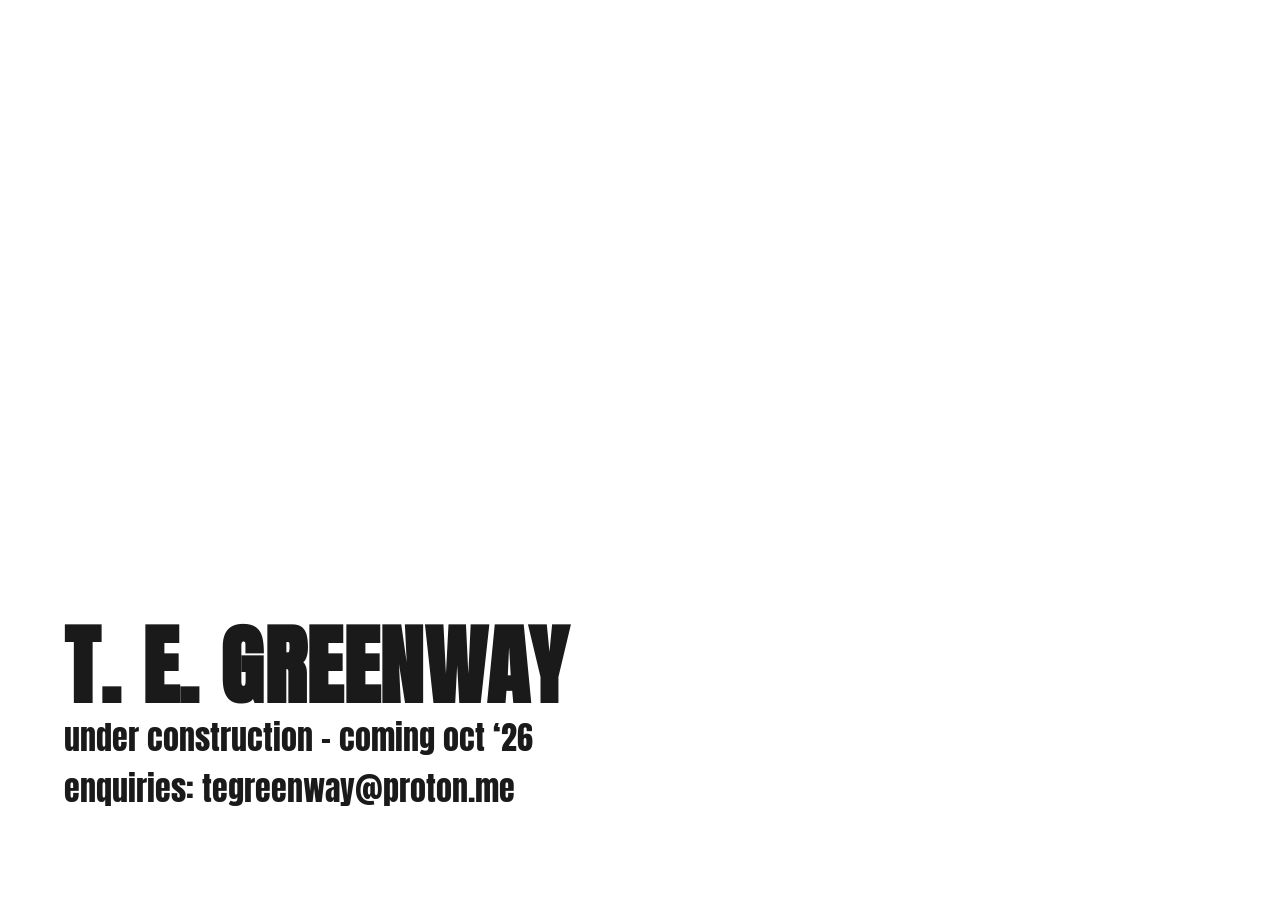
<file: index.html>
<!DOCTYPE html>
<html lang="en">
<head>
<meta charset="UTF-8">
<meta name="viewport" content="width=device-width, initial-scale=1.0">
<title>T. E. Greenway</title>
<link rel="preconnect" href="https://fonts.googleapis.com">
<link rel="preconnect" href="https://fonts.gstatic.com" crossorigin>
<link href="https://fonts.googleapis.com/css2?family=Anton&display=swap" rel="stylesheet">
<style>
  * { margin: 0; padding: 0; box-sizing: border-box; }

  body {
    background: #ffffff;
    color: #1a1a1a;
    font-family: 'Anton', Impact, 'Arial Narrow Bold', sans-serif;
    min-height: 100vh;
    display: flex;
    align-items: flex-end;
    padding: 5vw 5vw 10vh 5vw;
  }

  .content {
    max-width: 900px;
  }

  h1 {
    font-size: clamp(2.5rem, 8vw, 5.5rem);
    line-height: 0.95;
    letter-spacing: 0.5px;
    text-transform: uppercase;
  }

  p {
    font-size: clamp(1.1rem, 3vw, 2rem);
    line-height: 1.3;
    text-transform: lowercase;
    margin-top: 0.6rem;
  }

  a {
    color: inherit;
    text-decoration: none;
  }

  a:hover {
    text-decoration: underline;
  }
</style>
</head>
<body>
  <div class="content">
    <h1>T. E. Greenway</h1>
    <p>under construction &ndash; coming oct &lsquo;26</p>
    <p>enquiries: <a href="mailto:tegreenway@proton.me">tegreenway@proton.me</a></p>
  </div>
</body>
</html>
</file>
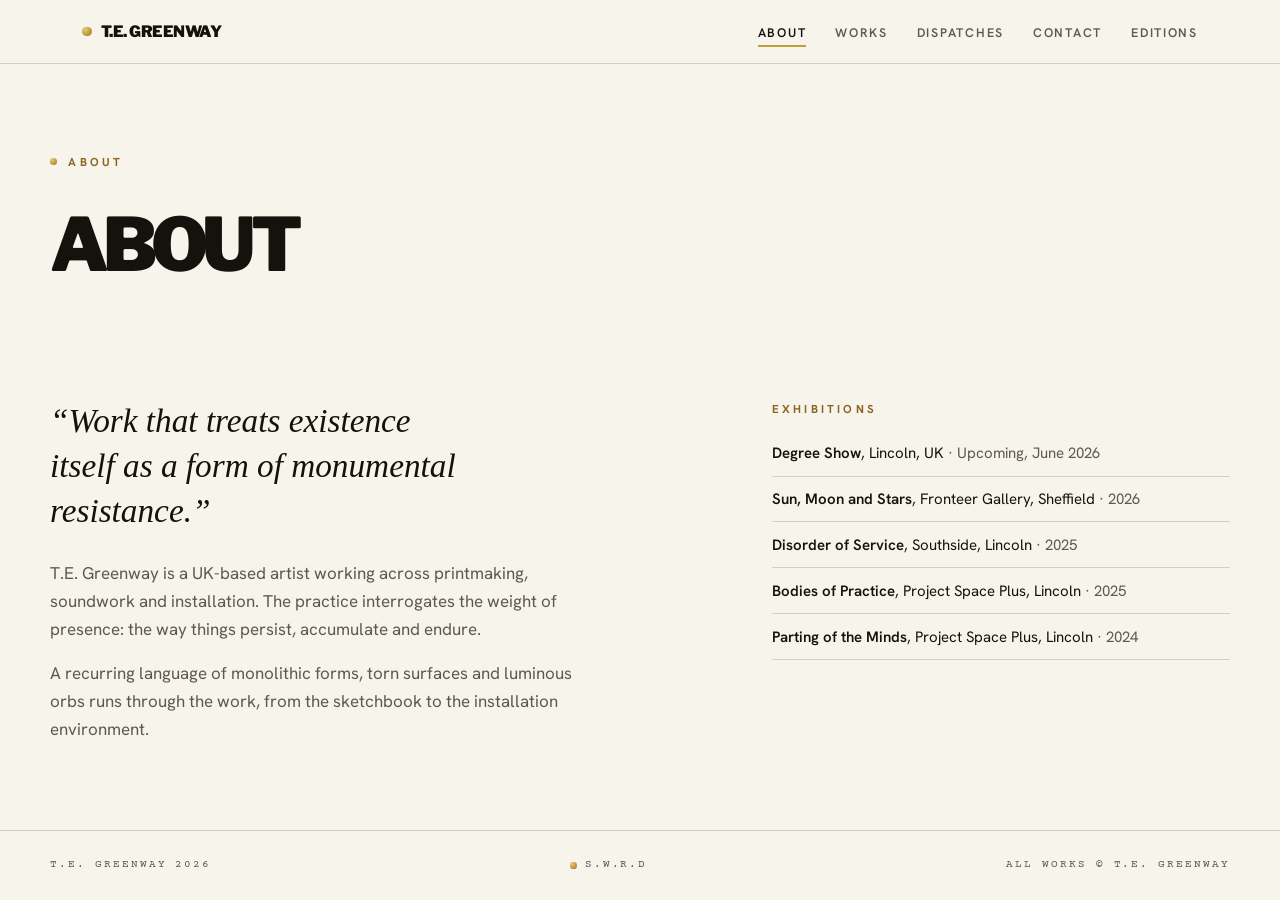
<file: about.html>
<!DOCTYPE html>
<html lang="en">
<head>
<meta charset="UTF-8">
<meta name="viewport" content="width=device-width, initial-scale=1.0">
<title>About · T.E. Greenway</title>
<meta name="description" content="About T.E. Greenway, artist working across print, sound and installation. Based in Lincoln, UK.">
<link rel="icon" type="image/svg+xml" href="favicon.svg">
<link rel="preconnect" href="https://fonts.googleapis.com">
<link rel="preconnect" href="https://fonts.gstatic.com" crossorigin>
<link href="https://fonts.googleapis.com/css2?family=IM+Fell+English:ital@0;1&family=Libre+Franklin:wght@900&family=Hanken+Grotesk:wght@400;600;700&family=Courier+Prime&display=swap" rel="stylesheet">
<link rel="stylesheet" href="styles.css">
</head>
<body>

<a class="skip-link" href="#main">Skip to content</a>

<header class="site-head">
  <div class="nav-inner">
    <a href="index.html" class="logo"><span class="orb" aria-hidden="true"></span>T.E. Greenway</a>
    <nav aria-label="Main">
      <ul>
        <li><a href="about.html" aria-current="page">About</a></li>
        <li><a href="works.html">Works</a></li>
        <li><a href="dispatches.html">Dispatches</a></li>
        <li><a href="contact.html">Contact</a></li>
        <li><a href="https://tegreenway.sumupstore.com" target="_blank" rel="noopener">Editions</a></li>
      </ul>
    </nav>
  </div>
</header>

<main id="main">

<div class="page-head">
  <div class="inner">
    <p class="section-label"><span class="orb" aria-hidden="true"></span>About</p>
    <h1 class="page-title">About</h1>
  </div>
</div>

<section>
  <div class="inner about-grid">
    <div>
      <p class="about-statement">&ldquo;Work that treats existence itself as a form of monumental resistance.&rdquo;</p>
      <div class="about-body">
        <p>T.E. Greenway is a UK-based artist working across printmaking, soundwork and installation. The practice interrogates the weight of presence: the way things persist, accumulate and endure.</p>
        <p>A recurring language of monolithic forms, torn surfaces and luminous orbs runs through the work, from the sketchbook to the installation environment.</p>
      </div>
    </div>
    <div class="exhibitions">
      <h2>Exhibitions</h2>
      <!-- =====================================================
           EDIT EXHIBITIONS HERE
           Copy a <li> line, newest at the top.
      ====================================================== -->
      <ul>
        <li><strong>Degree Show</strong>, Lincoln, UK <span>· Upcoming, June 2026</span></li>
        <li><strong>Sun, Moon and Stars</strong>, Fronteer Gallery, Sheffield <span>· 2026</span></li>
        <li><strong>Disorder of Service</strong>, Southside, Lincoln <span>· 2025</span></li>
        <li><strong>Bodies of Practice</strong>, Project Space Plus, Lincoln <span>· 2025</span></li>
        <li><strong>Parting of the Minds</strong>, Project Space Plus, Lincoln <span>· 2024</span></li>
      </ul>
    </div>
  </div>
</section>

</main>

<footer>
  <div class="footer-inner">
    <p>T.E. Greenway 2026</p>
    <p class="footer-mark"><span class="orb" aria-hidden="true"></span>S.W.R.D</p>
    <p>All works © T.E. Greenway</p>
  </div>
</footer>

</body>
</html>
</file>
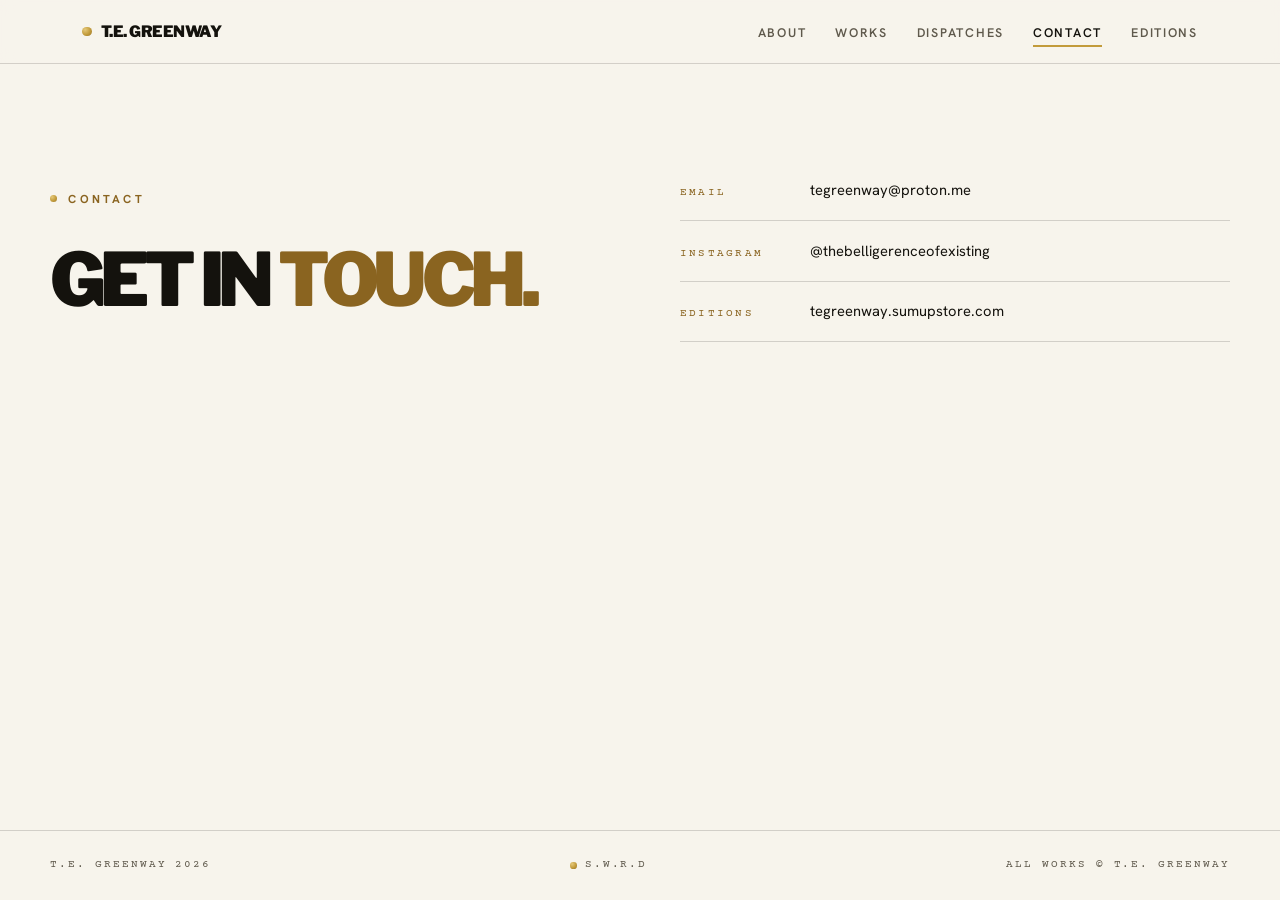
<file: contact.html>
<!DOCTYPE html>
<html lang="en">
<head>
<meta charset="UTF-8">
<meta name="viewport" content="width=device-width, initial-scale=1.0">
<title>Contact · T.E. Greenway</title>
<meta name="description" content="Contact T.E. Greenway. Email, Instagram and editions.">
<link rel="icon" type="image/svg+xml" href="favicon.svg">
<link rel="preconnect" href="https://fonts.googleapis.com">
<link rel="preconnect" href="https://fonts.gstatic.com" crossorigin>
<link href="https://fonts.googleapis.com/css2?family=IM+Fell+English:ital@0;1&family=Libre+Franklin:wght@900&family=Hanken+Grotesk:wght@400;600;700&family=Courier+Prime&display=swap" rel="stylesheet">
<link rel="stylesheet" href="styles.css">
</head>
<body>

<a class="skip-link" href="#main">Skip to content</a>

<header class="site-head">
  <div class="nav-inner">
    <a href="index.html" class="logo"><span class="orb" aria-hidden="true"></span>T.E. Greenway</a>
    <nav aria-label="Main">
      <ul>
        <li><a href="about.html">About</a></li>
        <li><a href="works.html">Works</a></li>
        <li><a href="dispatches.html">Dispatches</a></li>
        <li><a href="contact.html" aria-current="page">Contact</a></li>
        <li><a href="https://tegreenway.sumupstore.com" target="_blank" rel="noopener">Editions</a></li>
      </ul>
    </nav>
  </div>
</header>

<main id="main">

<section id="contact-page" style="padding-top:6rem">
  <div class="inner">
    <div>
      <p class="section-label"><span class="orb" aria-hidden="true"></span>Contact</p>
      <h1 class="contact-heading">Get in <em>touch.</em></h1>
    </div>
    <div class="contact-links">
      <a href="mailto:tegreenway@proton.me" class="contact-link"><span class="label">Email</span><span>tegreenway@proton.me</span></a>
      <a href="https://instagram.com/thebelligerenceofexisting" class="contact-link" target="_blank" rel="noopener"><span class="label">Instagram</span><span>@thebelligerenceofexisting</span></a>
      <a href="https://tegreenway.sumupstore.com" class="contact-link" target="_blank" rel="noopener"><span class="label">Editions</span><span>tegreenway.sumupstore.com</span></a>
    </div>
  </div>
</section>

</main>

<footer>
  <div class="footer-inner">
    <p>T.E. Greenway 2026</p>
    <p class="footer-mark"><span class="orb" aria-hidden="true"></span>S.W.R.D</p>
    <p>All works © T.E. Greenway</p>
  </div>
</footer>

</body>
</html>
</file>
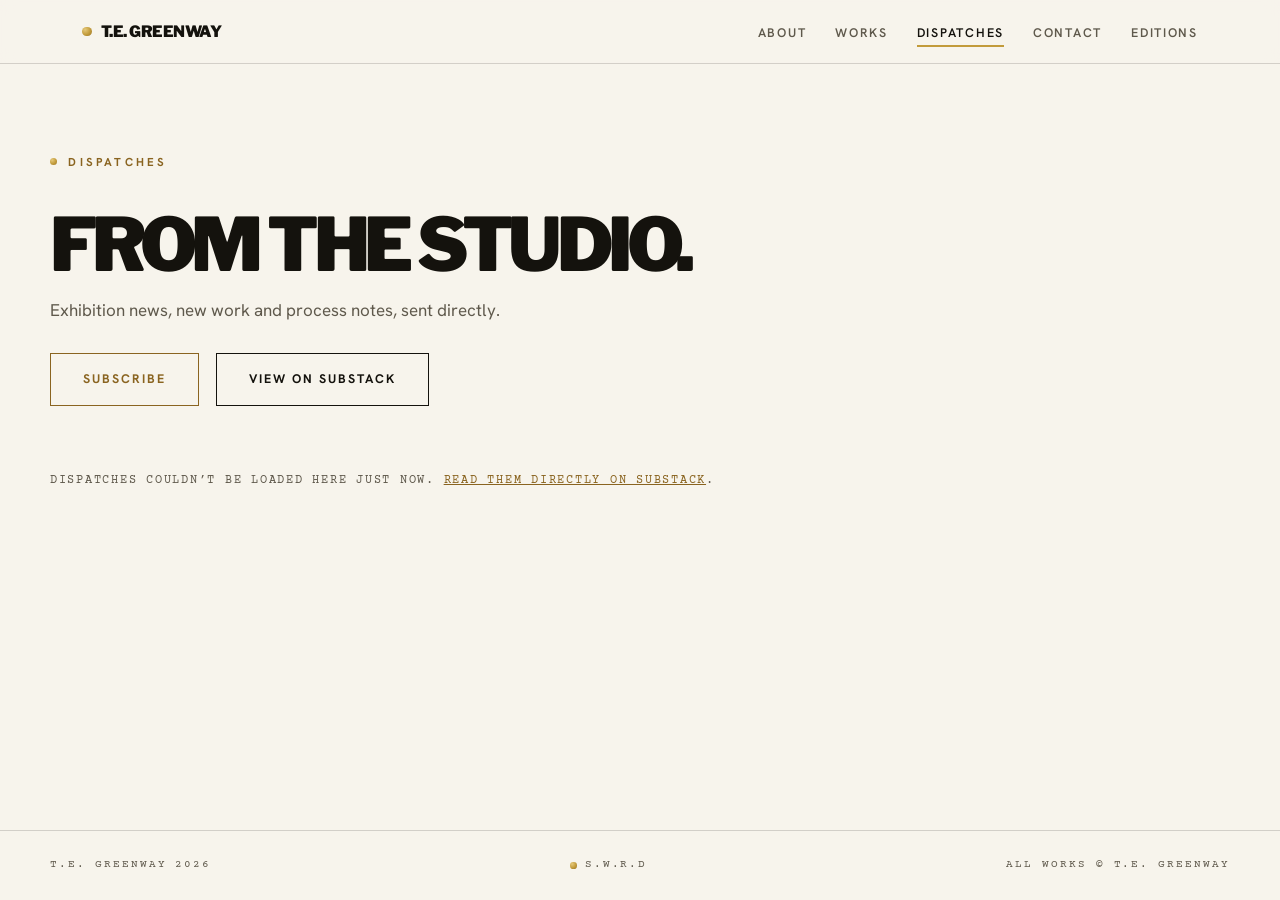
<file: dispatches.html>
<!DOCTYPE html>
<html lang="en">
<head>
<meta charset="UTF-8">
<meta name="viewport" content="width=device-width, initial-scale=1.0">
<title>Dispatches · T.E. Greenway</title>
<meta name="description" content="Dispatches from the studio of T.E. Greenway. Exhibition news, new work and process notes.">
<link rel="icon" type="image/svg+xml" href="favicon.svg">
<link rel="preconnect" href="https://fonts.googleapis.com">
<link rel="preconnect" href="https://fonts.gstatic.com" crossorigin>
<link href="https://fonts.googleapis.com/css2?family=IM+Fell+English:ital@0;1&family=Libre+Franklin:wght@900&family=Hanken+Grotesk:wght@400;600;700&family=Courier+Prime&display=swap" rel="stylesheet">
<link rel="stylesheet" href="styles.css">
</head>
<body>

<a class="skip-link" href="#main">Skip to content</a>

<header class="site-head">
  <div class="nav-inner">
    <a href="index.html" class="logo"><span class="orb" aria-hidden="true"></span>T.E. Greenway</a>
    <nav aria-label="Main">
      <ul>
        <li><a href="about.html">About</a></li>
        <li><a href="works.html">Works</a></li>
        <li><a href="dispatches.html" aria-current="page">Dispatches</a></li>
        <li><a href="contact.html">Contact</a></li>
        <li><a href="https://tegreenway.sumupstore.com" target="_blank" rel="noopener">Editions</a></li>
      </ul>
    </nav>
  </div>
</header>

<main id="main">

<div class="page-head">
  <div class="inner">
    <p class="section-label"><span class="orb" aria-hidden="true"></span>Dispatches</p>
    <h1 class="page-title">From the studio.</h1>
    <p class="page-intro">Exhibition news, new work and process notes, sent directly.</p>
    <p class="page-actions">
      <a href="https://tegreenway.substack.com/subscribe" class="btn gold" target="_blank" rel="noopener">Subscribe</a>
      <a href="https://tegreenway.substack.com" class="btn" target="_blank" rel="noopener">View on Substack</a>
    </p>
  </div>
</div>

<section id="posts">
  <div class="inner">
    <p class="posts-status" id="posts-status">Loading latest dispatches…</p>
    <ul class="post-list" id="post-list"></ul>
  </div>
</section>

</main>

<footer>
  <div class="footer-inner">
    <p>T.E. Greenway 2026</p>
    <p class="footer-mark"><span class="orb" aria-hidden="true"></span>S.W.R.D</p>
    <p>All works © T.E. Greenway</p>
  </div>
</footer>

<script>
  // =====================================================
  // Pulls the latest posts from Substack's RSS feed.
  // Tries two independent routes; if both fail, shows a
  // direct Substack link. If the feed is simply empty,
  // says so with a subscribe prompt. Never breaks.
  // To change the feed, edit SUBSTACK_URL below.
  // =====================================================
  const SUBSTACK_URL = 'https://tegreenway.substack.com';
  const FEED_URL = SUBSTACK_URL + '/feed';
  const MAX_POSTS = 8;

  const statusEl = document.getElementById('posts-status');
  const listEl = document.getElementById('post-list');

  function stripHtml(html) {
    const tmp = document.createElement('div');
    tmp.innerHTML = html;
    return (tmp.textContent || '').trim();
  }

  function snippet(text, len) {
    if (text.length <= len) return text;
    return text.slice(0, len).replace(/\s+\S*$/, '') + '…';
  }

  function formatDate(str) {
    const d = new Date(str);
    if (isNaN(d)) return '';
    return d.toLocaleDateString('en-GB', { day: 'numeric', month: 'short', year: 'numeric' });
  }

  function showUnreachable() {
    statusEl.innerHTML = 'Dispatches couldn\u2019t be loaded here just now. ' +
      '<a href="' + SUBSTACK_URL + '" target="_blank" rel="noopener" style="color:var(--gold-deep)">Read them directly on Substack</a>.';
  }

  function showEmpty() {
    statusEl.textContent = 'No dispatches yet. Subscribe above to receive the first one.';
  }

  function renderPosts(items) {
    if (!items.length) { showEmpty(); return; }
    statusEl.remove();
    items.slice(0, MAX_POSTS).forEach(item => {
      const li = document.createElement('li');
      li.className = 'post';

      const date = document.createElement('span');
      date.className = 'post-date';
      date.textContent = formatDate(item.pubDate || '');

      const body = document.createElement('div');

      const titleLink = document.createElement('a');
      titleLink.className = 'post-title-link';
      titleLink.href = item.link;
      titleLink.target = '_blank';
      titleLink.rel = 'noopener';
      titleLink.textContent = item.title;

      const p = document.createElement('p');
      p.className = 'post-snippet';
      p.textContent = snippet(stripHtml(item.description || ''), 200);

      const read = document.createElement('a');
      read.className = 'post-read';
      read.href = item.link;
      read.target = '_blank';
      read.rel = 'noopener';
      read.textContent = 'Read dispatch';

      body.appendChild(titleLink);
      body.appendChild(p);
      body.appendChild(read);
      li.appendChild(date);
      li.appendChild(body);
      listEl.appendChild(li);
    });
  }

  // Route 1: rss2json (returns parsed JSON)
  function viaRss2json() {
    return fetch('https://api.rss2json.com/v1/api.json?rss_url=' + encodeURIComponent(FEED_URL))
      .then(r => { if (!r.ok) throw new Error(); return r.json(); })
      .then(data => {
        if (data.status !== 'ok' || !Array.isArray(data.items)) throw new Error();
        return data.items.map(i => ({ title: i.title, link: i.link, pubDate: i.pubDate, description: i.description || i.content || '' }));
      });
  }

  // Route 2: allorigins proxy (returns raw XML, parsed here)
  function viaAllOrigins() {
    return fetch('https://api.allorigins.win/raw?url=' + encodeURIComponent(FEED_URL))
      .then(r => { if (!r.ok) throw new Error(); return r.text(); })
      .then(xml => {
        const doc = new DOMParser().parseFromString(xml, 'text/xml');
        if (doc.querySelector('parsererror')) throw new Error();
        return Array.from(doc.querySelectorAll('item')).map(item => ({
          title: item.querySelector('title')?.textContent || 'Untitled',
          link: item.querySelector('link')?.textContent || SUBSTACK_URL,
          pubDate: item.querySelector('pubDate')?.textContent || '',
          description: item.querySelector('description')?.textContent || ''
        }));
      });
  }

  viaRss2json()
    .catch(viaAllOrigins)
    .then(renderPosts)
    .catch(showUnreachable);
</script>

</body>
</html>
</file>
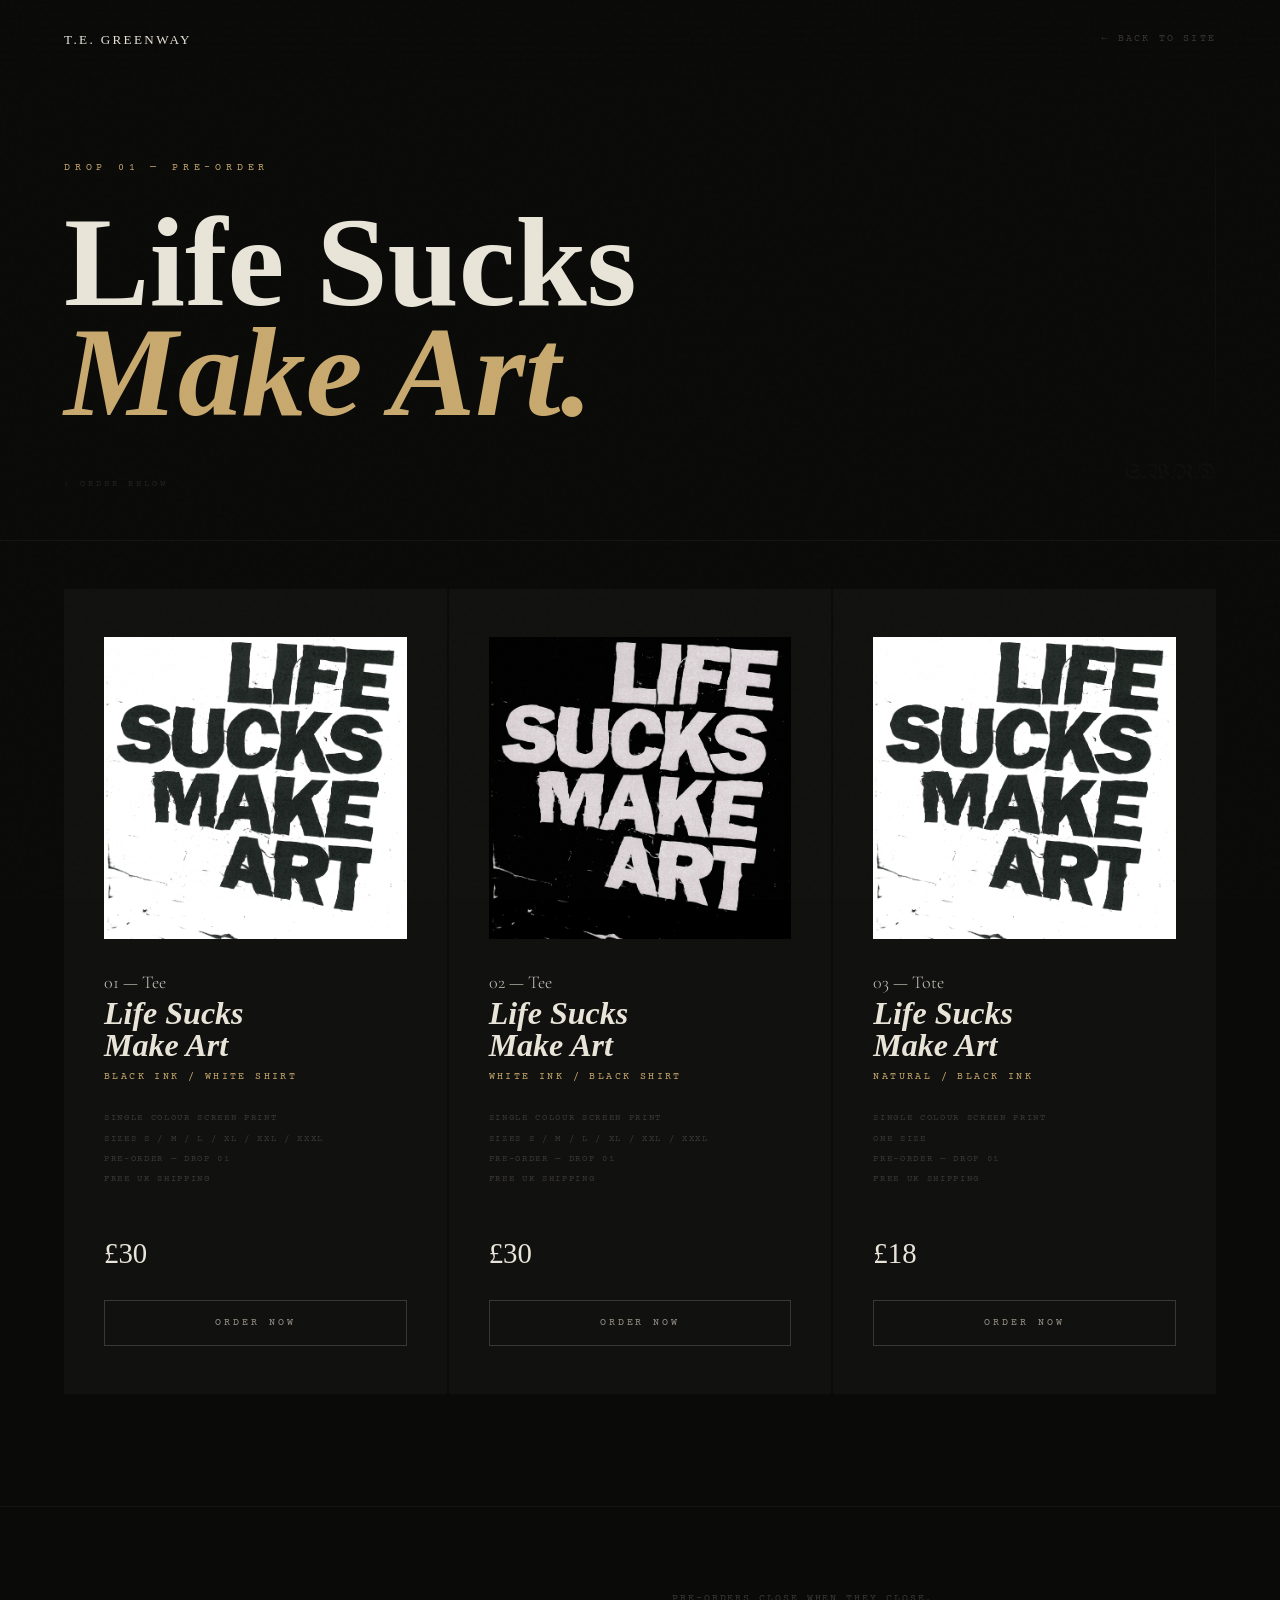
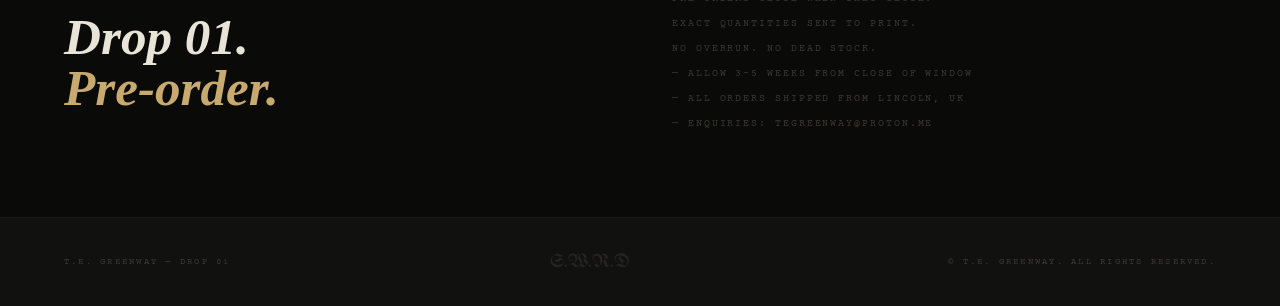
<file: drop1.html>
<!DOCTYPE html>
<html lang="en">
<head>
<meta charset="UTF-8">
<meta name="viewport" content="width=device-width, initial-scale=1.0">
<title>DROP 1 — T.E. GREENWAY</title>
<link rel="icon" type="image/svg+xml" href="favicon.svg">
<link rel="icon" type="image/x-icon" href="favicon.ico">
<link rel="preconnect" href="https://fonts.googleapis.com">
<link href="https://fonts.googleapis.com/css2?family=IM+Fell+English:ital@0;1&family=Cormorant+Garamond:ital,wght@0,300;0,400;1,300&family=Courier+Prime&family=UnifrakturMaguntia&display=swap" rel="stylesheet">
<meta name="description" content="DROP 1 — Life Sucks Make Art. Limited pre-order. Shirts & totes by T.E. Greenway.">
<meta property="og:title" content="DROP 1 — T.E. Greenway">
<meta property="og:description" content="Life Sucks Make Art. Limited pre-order — shirts & totes. Will we reprint? Who knows.">
<meta property="og:url" content="https://tgrnwy.github.io/grnwysite/drop1.html">
<meta property="og:type" content="website">
<style>
  *, *::before, *::after { margin: 0; padding: 0; box-sizing: border-box; }
  :root {
    --black: #0a0a08; --off-black: #111110; --dark: #1a1a17;
    --warm-grey: #3a3832; --mid: #9a9488; --light: #c8c4b8;
    --cream: #e8e4d8; --accent: #c8a96e; --white: #f2ede4;
  }
  html { scroll-behavior: smooth; }
  body { background: var(--black); color: var(--light); font-family: 'Cormorant Garamond', Georgia, serif; font-weight: 300; font-size: 18px; line-height: 1.6; cursor: crosshair; overflow-x: hidden; }
  body::before { content: ''; position: fixed; inset: 0; background-image: url("data:image/svg+xml,%3Csvg viewBox='0 0 256 256' xmlns='http://www.w3.org/2000/svg'%3E%3Cfilter id='noise'%3E%3CfeTurbulence type='fractalNoise' baseFrequency='0.9' numOctaves='4' stitchTiles='stitch'/%3E%3C/filter%3E%3Crect width='100%25' height='100%25' filter='url(%23noise)' opacity='0.04'/%3E%3C/svg%3E"); pointer-events: none; z-index: 999; opacity: 0.4; }

  /* NAV */
  nav { position: fixed; top: 0; left: 0; right: 0; z-index: 100; padding: 1.8rem 4rem; display: flex; justify-content: space-between; align-items: center; background: linear-gradient(to bottom, rgba(10,10,8,0.95), transparent); }
  nav .logo { font-family: 'IM Fell English', serif; font-size: 0.82rem; letter-spacing: 0.18em; color: var(--cream); text-decoration: none; text-transform: uppercase; }
  nav .back { font-family: 'Courier Prime', monospace; font-size: 0.62rem; letter-spacing: 0.22em; text-transform: uppercase; color: var(--warm-grey); text-decoration: none; transition: color 0.3s; }
  nav .back:hover { color: var(--mid); }

  /* HERO */
  #hero { min-height: 60vh; display: flex; flex-direction: column; justify-content: center; padding: 10rem 4rem 4rem; position: relative; border-bottom: 1px solid rgba(255,255,255,0.04); }
  .drop-label { font-family: 'Courier Prime', monospace; font-size: 0.6rem; letter-spacing: 0.5em; text-transform: uppercase; color: var(--accent); margin-bottom: 2rem; }
  .hero-title { font-family: 'IM Fell English', serif; font-size: clamp(3rem, 10vw, 9rem); line-height: 0.86; color: var(--cream); margin-bottom: 3rem; }
  .hero-title em { display: block; color: var(--accent); font-style: italic; }
  .hero-sub { font-family: 'Courier Prime', monospace; font-size: 0.64rem; letter-spacing: 0.28em; text-transform: uppercase; color: var(--mid); line-height: 2.6; max-width: 40ch; }
  .hero-rule { position: absolute; right: 4rem; top: 20%; bottom: 20%; width: 1px; background: linear-gradient(to bottom, transparent, var(--warm-grey) 30%, var(--warm-grey) 70%, transparent); opacity: 0.15; }
  .swrd { font-family: 'UnifrakturMaguntia', cursive; font-size: 1.4rem; color: var(--warm-grey); opacity: 0.1; position: absolute; bottom: 3rem; right: 4rem; pointer-events: none; user-select: none; }
  .scroll-hint { position: absolute; bottom: 3rem; left: 4rem; font-family: 'Courier Prime', monospace; font-size: 0.54rem; letter-spacing: 0.35em; text-transform: uppercase; color: var(--warm-grey); opacity: 0.5; }

  /* PRODUCTS */
  #products { padding: 3rem 4rem 7rem; }
  .section-label { font-family: 'Courier Prime', monospace; font-size: 0.6rem; letter-spacing: 0.38em; text-transform: uppercase; color: var(--warm-grey); display: flex; align-items: center; gap: 1.5rem; margin-bottom: 4rem; }
  .section-label::after { content: ''; width: 3rem; height: 1px; background: var(--warm-grey); opacity: 0.4; }

  .product-grid { display: grid; grid-template-columns: repeat(3, 1fr); gap: 2px; }

  .product-item { background: var(--off-black); padding: 3rem 2.5rem; display: flex; flex-direction: column; position: relative; transition: background 0.3s; }
  .product-item:hover { background: var(--dark); }
  .product-img { width: 100%; aspect-ratio: 1/1; overflow: hidden; margin-bottom: 1.8rem; }
  .product-img img { width: 100%; height: 100%; object-fit: cover; display: block; pointer-events: none; user-select: none; -webkit-user-drag: none; transition: transform 0.8s cubic-bezier(0.25, 0.46, 0.45, 0.94); }
  .product-item:hover .product-img img { transform: scale(1.03); }
  .product-name { font-family: 'IM Fell English', serif; font-size: 2rem; line-height: 1; color: var(--cream); font-style: italic; margin-bottom: 0.5rem; }
  .product-variant { font-family: 'Courier Prime', monospace; font-size: 0.6rem; letter-spacing: 0.25em; text-transform: uppercase; color: var(--accent); margin-bottom: 1.5rem; }
  .product-detail { font-family: 'Courier Prime', monospace; font-size: 0.58rem; letter-spacing: 0.18em; text-transform: uppercase; color: var(--warm-grey); line-height: 2.2; margin-bottom: auto; padding-bottom: 2.5rem; }
  .product-price { font-family: 'IM Fell English', serif; font-size: 1.8rem; color: var(--cream); margin-bottom: 1.5rem; }
  .product-btn { font-family: 'Courier Prime', monospace; font-size: 0.62rem; letter-spacing: 0.3em; text-transform: uppercase; color: var(--mid); background: transparent; border: 1px solid var(--warm-grey); padding: 0.9rem 1.5rem; text-decoration: none; transition: all 0.3s; display: inline-block; text-align: center; }
  .product-btn:hover { background: var(--warm-grey); color: var(--cream); }

  /* NOTE */
  #note { padding: 5rem 4rem; border-top: 1px solid rgba(255,255,255,0.04); display: grid; grid-template-columns: 1fr 1fr; gap: 4rem; align-items: center; }
  .note-heading { font-family: 'IM Fell English', serif; font-size: clamp(2rem, 4vw, 3.5rem); line-height: 1; color: var(--cream); font-style: italic; }
  .note-heading em { color: var(--accent); }
  .note-text { font-family: 'Courier Prime', monospace; font-size: 0.6rem; letter-spacing: 0.2em; text-transform: uppercase; color: var(--warm-grey); line-height: 2.6; }

  /* FOOTER */
  footer { padding: 1.8rem 4rem; background: var(--off-black); display: flex; justify-content: space-between; align-items: center; border-top: 1px solid rgba(255,255,255,0.04); }
  footer p { font-family: 'Courier Prime', monospace; font-size: 0.56rem; letter-spacing: 0.25em; text-transform: uppercase; color: var(--warm-grey); }
  .footer-swrd { font-family: 'UnifrakturMaguntia', cursive; font-size: 1.2rem; color: var(--warm-grey); opacity: 0.5; }

  /* MOBILE */
  @media (max-width: 900px) {
    .product-grid { grid-template-columns: 1fr; gap: 2px; }
    #note { grid-template-columns: 1fr; gap: 2rem; }
  }
  @media (max-width: 768px) {
    nav { padding: 1.4rem 1.8rem; }
    #hero { padding: 8rem 1.8rem 5rem; }
    .hero-rule { display: none; }
    #products { padding: 4rem 1.8rem; }
    .product-item { padding: 2rem 1.5rem; }
    #note { padding: 3rem 1.8rem; }
    footer { flex-direction: column; gap: 0.8rem; text-align: center; padding: 1.8rem; }
    .scroll-hint { left: 1.8rem; }
    .swrd { right: 1.8rem; }
  }
</style>
</head>
<body>

<nav>
  <a href="index.html" class="logo">T.E. Greenway</a>
  <a href="index.html" class="back">← Back to site</a>
</nav>

<section id="hero">
  <div class="hero-rule"></div>
  <p class="drop-label">Drop 01 — Pre-order</p>
  <h1 class="hero-title">
    Life Sucks<br>
    <em>Make Art.</em>
  </h1>
  <p class="scroll-hint">↓ Order below</p>
  <div class="swrd">S.W.R.D</div>
</section>

<section id="products">
  <div class="product-grid">

    <div class="product-item">
      <div class="product-img"><img src="LSMA_WEB_SQUARE_copy.jpg" alt="Life Sucks Make Art — Black Ink / White Shirt"></div>
      <p class="product-number">01 — Tee</p>
      <h2 class="product-name">Life Sucks<br>Make Art</h2>
      <p class="product-variant">Black Ink / White Shirt</p>
      <p class="product-detail">
        Single colour screen print<br>
        Sizes S / M / L / XL / XXL / XXXL<br>
        Pre-order — DROP 01<br>
        Free UK shipping
      </p>
      <p class="product-price">£30</p>
      <a href="https://tegreenway.sumupstore.com/product/life-sucks-make-art-black-on-white" class="product-btn" target="_blank">Order Now</a>
    </div>

    <div class="product-item">
      <div class="product-img"><img src="LSMA_negative_web_square.jpg" alt="Life Sucks Make Art — White Ink / Black Shirt"></div>
      <p class="product-number">02 — Tee</p>
      <h2 class="product-name">Life Sucks<br>Make Art</h2>
      <p class="product-variant">White Ink / Black Shirt</p>
      <p class="product-detail">
        Single colour screen print<br>
        Sizes S / M / L / XL / XXL / XXXL<br>
        Pre-order — DROP 01<br>
        Free UK shipping
      </p>
      <p class="product-price">£30</p>
      <a href="https://tegreenway.sumupstore.com/product/life-sucks-make-art-white-on-black" class="product-btn" target="_blank">Order Now</a>
    </div>

    <div class="product-item">
      <div class="product-img"><img src="LSMA_WEB_SQUARE_copy.jpg" alt="Life Sucks Make Art — Tote Bag"></div>
      <p class="product-number">03 — Tote</p>
      <h2 class="product-name">Life Sucks<br>Make Art</h2>
      <p class="product-variant">Natural / Black Ink</p>
      <p class="product-detail">
        Single colour screen print<br>
        One size<br>
        Pre-order — DROP 01<br>
        Free UK shipping
      </p>
      <p class="product-price">£18</p>
      <a href="https://tegreenway.sumupstore.com/product/life-sucks-make-art-tote-bag" class="product-btn" target="_blank">Order Now</a>
    </div>

  </div>
</section>

<section id="note">
  <h2 class="note-heading">Drop 01.<br><em>Pre-order.</em></h2>
  <p class="note-text">
    Pre-orders close when they close.<br>
    Exact quantities sent to print.<br>
    No overrun. No dead stock.<br>
    — allow 3–5 weeks from close of window<br>
    — all orders shipped from Lincoln, UK<br>
    — enquiries: tegreenway@proton.me
  </p>
</section>

<footer>
  <p>T.E. GREENWAY — Drop 01</p>
  <span class="footer-swrd">S.W.R.D</span>
  <p>© T.E. GREENWAY. All rights reserved.</p>
</footer>

</body>
</html>
</file>
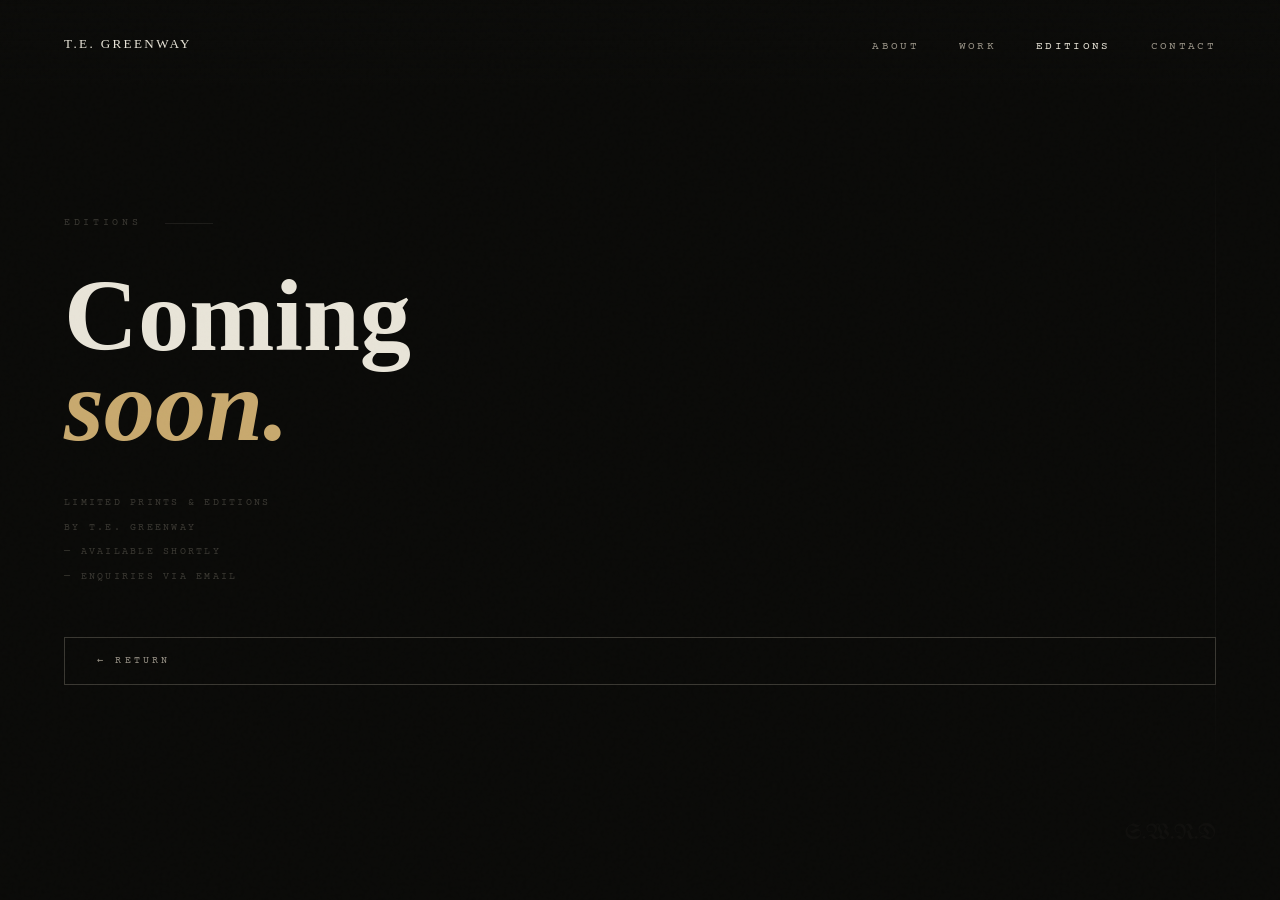
<file: editions.html>
<!DOCTYPE html>
<html lang="en">
<head>
<meta charset="UTF-8">
<meta name="viewport" content="width=device-width, initial-scale=1.0">
<title>Editions — T.E. GREENWAY</title>
<link rel="icon" type="image/svg+xml" href="favicon.svg">
<link rel="icon" type="image/x-icon" href="favicon.ico">
<link rel="preconnect" href="https://fonts.googleapis.com">
<link href="https://fonts.googleapis.com/css2?family=IM+Fell+English:ital@0;1&family=Cormorant+Garamond:ital,wght@0,300;0,400;1,300&family=Courier+Prime&family=UnifrakturMaguntia&display=swap" rel="stylesheet">
<meta name="description" content="Limited editions by T.E. Greenway — coming soon.">
<style>
  *, *::before, *::after { margin: 0; padding: 0; box-sizing: border-box; }
  :root {
    --black: #0a0a08; --off-black: #111110; --dark: #1a1a17;
    --warm-grey: #3a3832; --mid: #9a9488; --light: #c8c4b8;
    --cream: #e8e4d8; --accent: #c8a96e; --white: #f2ede4;
  }
  html, body { height: 100%; }
  body { background: var(--black); color: var(--light); font-family: 'Cormorant Garamond', Georgia, serif; font-weight: 300; font-size: 18px; line-height: 1.6; cursor: crosshair; overflow: hidden; }
  body::before { content: ''; position: fixed; inset: 0; background-image: url("data:image/svg+xml,%3Csvg viewBox='0 0 256 256' xmlns='http://www.w3.org/2000/svg'%3E%3Cfilter id='noise'%3E%3CfeTurbulence type='fractalNoise' baseFrequency='0.9' numOctaves='4' stitchTiles='stitch'/%3E%3C/filter%3E%3Crect width='100%25' height='100%25' filter='url(%23noise)' opacity='0.04'/%3E%3C/svg%3E"); pointer-events: none; z-index: 999; opacity: 0.4; }

  /* NAV */
  nav { position: fixed; top: 0; left: 0; right: 0; z-index: 100; padding: 1.8rem 4rem; display: flex; justify-content: space-between; align-items: center; background: linear-gradient(to bottom, rgba(10,10,8,0.95), transparent); }
  nav .logo { font-family: 'IM Fell English', serif; font-size: 0.82rem; letter-spacing: 0.18em; color: var(--cream); text-decoration: none; text-transform: uppercase; }
  nav ul { list-style: none; display: flex; gap: 2.5rem; }
  nav ul a { font-family: 'Courier Prime', monospace; font-size: 0.66rem; letter-spacing: 0.22em; text-transform: uppercase; color: var(--mid); text-decoration: none; transition: color 0.3s; }
  nav ul a:hover, nav ul a.active { color: var(--cream); }

  /* MAIN */
  main { height: 100vh; display: flex; flex-direction: column; justify-content: center; padding: 0 4rem; position: relative; }

  .swrd { font-family: 'UnifrakturMaguntia', cursive; font-size: 1.4rem; color: var(--warm-grey); opacity: 0.12; position: absolute; bottom: 3rem; right: 4rem; pointer-events: none; user-select: none; }

  .rule { position: absolute; right: 4rem; top: 15%; bottom: 15%; width: 1px; background: linear-gradient(to bottom, transparent, var(--warm-grey) 30%, var(--warm-grey) 70%, transparent); opacity: 0.2; }

  .label { font-family: 'Courier Prime', monospace; font-size: 0.6rem; letter-spacing: 0.38em; text-transform: uppercase; color: var(--warm-grey); margin-bottom: 2.5rem; display: flex; align-items: center; gap: 1.5rem; }
  .label::after { content: ''; width: 3rem; height: 1px; background: var(--warm-grey); opacity: 0.4; }

  .heading { font-family: 'IM Fell English', serif; font-size: clamp(3.5rem, 8vw, 7rem); line-height: 0.88; color: var(--cream); margin-bottom: 2.5rem; }
  .heading em { color: var(--accent); font-style: italic; }

  .body { font-family: 'Courier Prime', monospace; font-size: 0.64rem; letter-spacing: 0.22em; text-transform: uppercase; color: var(--warm-grey); line-height: 2.4; margin-bottom: 3rem; max-width: 40ch; }

  .back { font-family: 'Courier Prime', monospace; font-size: 0.65rem; letter-spacing: 0.3em; text-transform: uppercase; color: var(--mid); background: transparent; border: 1px solid var(--warm-grey); padding: 0.9rem 2rem; text-decoration: none; transition: all 0.3s; display: inline-block; }
  .back:hover { background: var(--warm-grey); color: var(--cream); }

  /* MOBILE */
  @media (max-width: 768px) {
    nav { padding: 1.4rem 1.8rem; }
    nav ul { gap: 1.2rem; }
    main { padding: 0 1.8rem; }
    .rule { display: none; }
    .swrd { right: 1.8rem; }
  }
</style>
</head>
<body>

<nav>
  <a href="index.html" class="logo">T.E. Greenway</a>
  <ul>
    <li><a href="index.html#about">About</a></li>
    <li><a href="index.html#work">Work</a></li>
    <li><a href="editions.html" class="active">Editions</a></li>
    <li><a href="index.html#contact">Contact</a></li>
  </ul>
</nav>

<main>
  <div class="rule"></div>
  <div class="swrd">S.W.R.D</div>
  <p class="label">Editions</p>
  <h1 class="heading">Coming<br><em>soon.</em></h1>
  <p class="body">
    Limited prints &amp; editions<br>
    by T.E. Greenway<br>
    — available shortly<br>
    — enquiries via email
  </p>
  <a href="index.html" class="back">← Return</a>
</main>

</body>
</html>
</file>
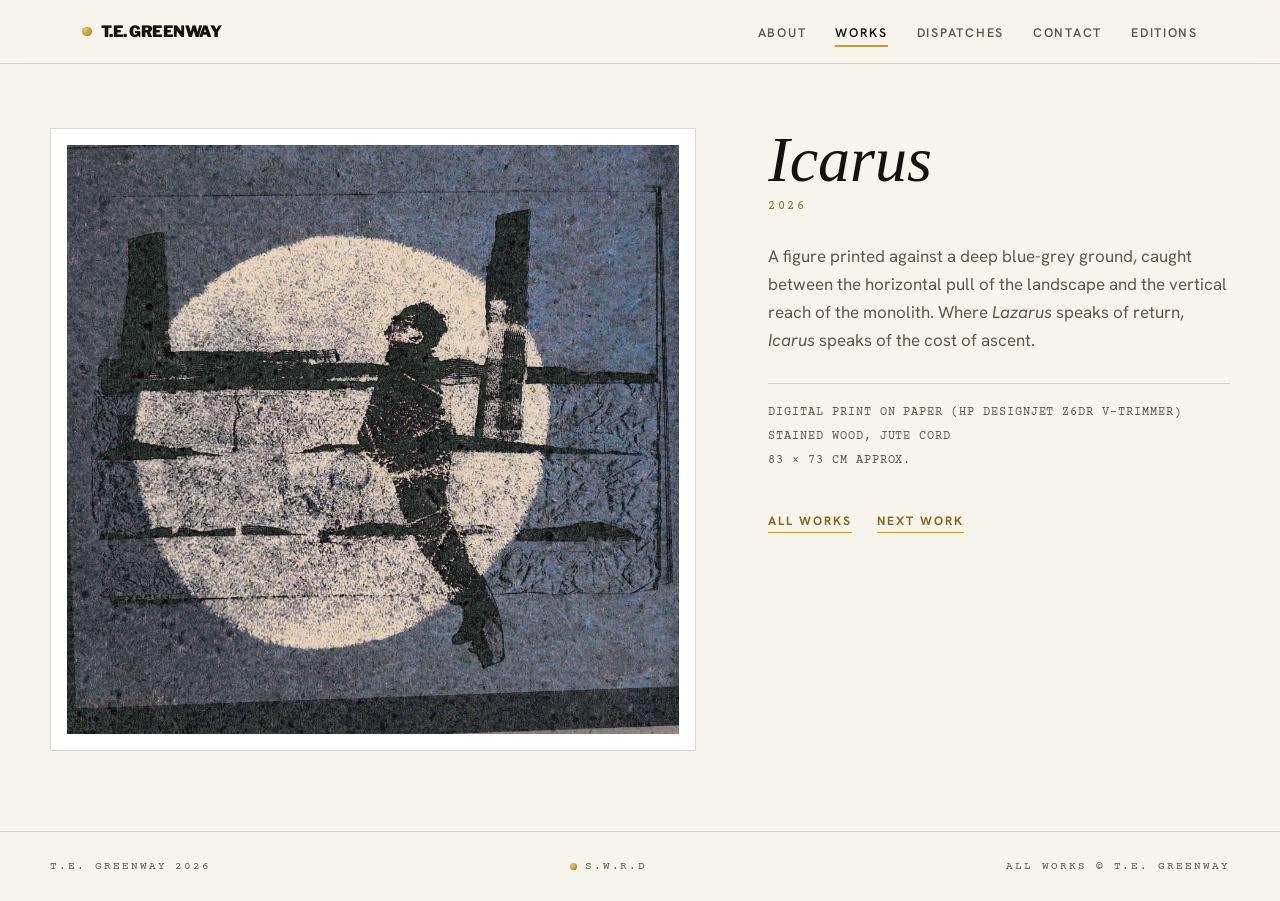
<file: icarus.html>
<!DOCTYPE html>
<html lang="en">
<head>
<meta charset="UTF-8">
<meta name="viewport" content="width=device-width, initial-scale=1.0">
<title>Icarus · T.E. Greenway</title>
<meta name="description" content="Icarus, 2026. Digital print by T.E. Greenway.">
<link rel="icon" type="image/svg+xml" href="favicon.svg">
<link rel="preconnect" href="https://fonts.googleapis.com">
<link rel="preconnect" href="https://fonts.gstatic.com" crossorigin>
<link href="https://fonts.googleapis.com/css2?family=IM+Fell+English:ital@0;1&family=Libre+Franklin:wght@900&family=Hanken+Grotesk:wght@400;600;700&family=Courier+Prime&display=swap" rel="stylesheet">
<link rel="stylesheet" href="styles.css">
</head>
<body>

<a class="skip-link" href="#main">Skip to content</a>

<header class="site-head">
  <div class="nav-inner">
    <a href="index.html" class="logo"><span class="orb" aria-hidden="true"></span>T.E. Greenway</a>
    <nav aria-label="Main">
      <ul>
        <li><a href="about.html">About</a></li>
        <li><a href="works.html" aria-current="page">Works</a></li>
        <li><a href="dispatches.html">Dispatches</a></li>
        <li><a href="contact.html">Contact</a></li>
        <li><a href="https://tegreenway.sumupstore.com" target="_blank" rel="noopener">Editions</a></li>
      </ul>
    </nav>
  </div>
</header>

<main id="main">

<!-- =====================================================
     ARTWORK PAGE. To add a new work, duplicate this file,
     rename it, and edit the image (appears twice), title,
     year, description and metadata below. Then add a tile
     to works.html (and index.html if featuring it).
====================================================== -->

<div class="work-page">
  <div class="inner">
    <figure style="margin:0">
      <div class="work-image" id="work-image" role="button" tabindex="0" aria-label="View Icarus full size">
        <img src="Icarus_archive_scan.jpg" alt="Icarus, digital print of a figure against a deep blue-grey ground">
      </div>
    </figure>
    <div>
      <h1 class="work-title">Icarus</h1>
      <p class="work-year">2026</p>
      <p class="work-desc">A figure printed against a deep blue-grey ground, caught between the horizontal pull of the landscape and the vertical reach of the monolith. Where <em>Lazarus</em> speaks of return, <em>Icarus</em> speaks of the cost of ascent.</p>
      <div class="work-meta">
        Digital print on paper (HP DesignJet Z6dr V-Trimmer)<br>
        Stained wood, jute cord<br>
        83 × 73 cm approx.
      </div>
      <div class="work-nav">
        <a href="works.html">All works</a>
        <a href="lazarus.html">Next work</a>
      </div>
    </div>
  </div>
</div>

</main>

<footer>
  <div class="footer-inner">
    <p>T.E. Greenway 2026</p>
    <p class="footer-mark"><span class="orb" aria-hidden="true"></span>S.W.R.D</p>
    <p>All works © T.E. Greenway</p>
  </div>
</footer>

<div class="lightbox" id="lightbox" role="dialog" aria-modal="true" aria-label="Artwork viewer">
  <button class="lightbox-close" id="lightbox-close">Close ✕</button>
  <img id="lightbox-img" src="Icarus_archive_scan.jpg" alt="Icarus, 2026">
  <p class="lightbox-caption">Icarus, 2026</p>
</div>

<script>
  const lb = document.getElementById('lightbox');
  const trigger = document.getElementById('work-image');
  const closeBtn = document.getElementById('lightbox-close');
  let lastFocus = null;
  function openLb() { lb.classList.add('active'); document.body.style.overflow = 'hidden'; lastFocus = document.activeElement; closeBtn.focus(); }
  function closeLb() { lb.classList.remove('active'); document.body.style.overflow = ''; if (lastFocus) lastFocus.focus(); }
  trigger.addEventListener('click', openLb);
  trigger.addEventListener('keydown', e => { if (e.key === 'Enter' || e.key === ' ') { e.preventDefault(); openLb(); } });
  closeBtn.addEventListener('click', closeLb);
  lb.addEventListener('click', e => { if (e.target === lb) closeLb(); });
  document.addEventListener('keydown', e => { if (e.key === 'Escape' && lb.classList.contains('active')) closeLb(); });
</script>

</body>
</html>
</file>
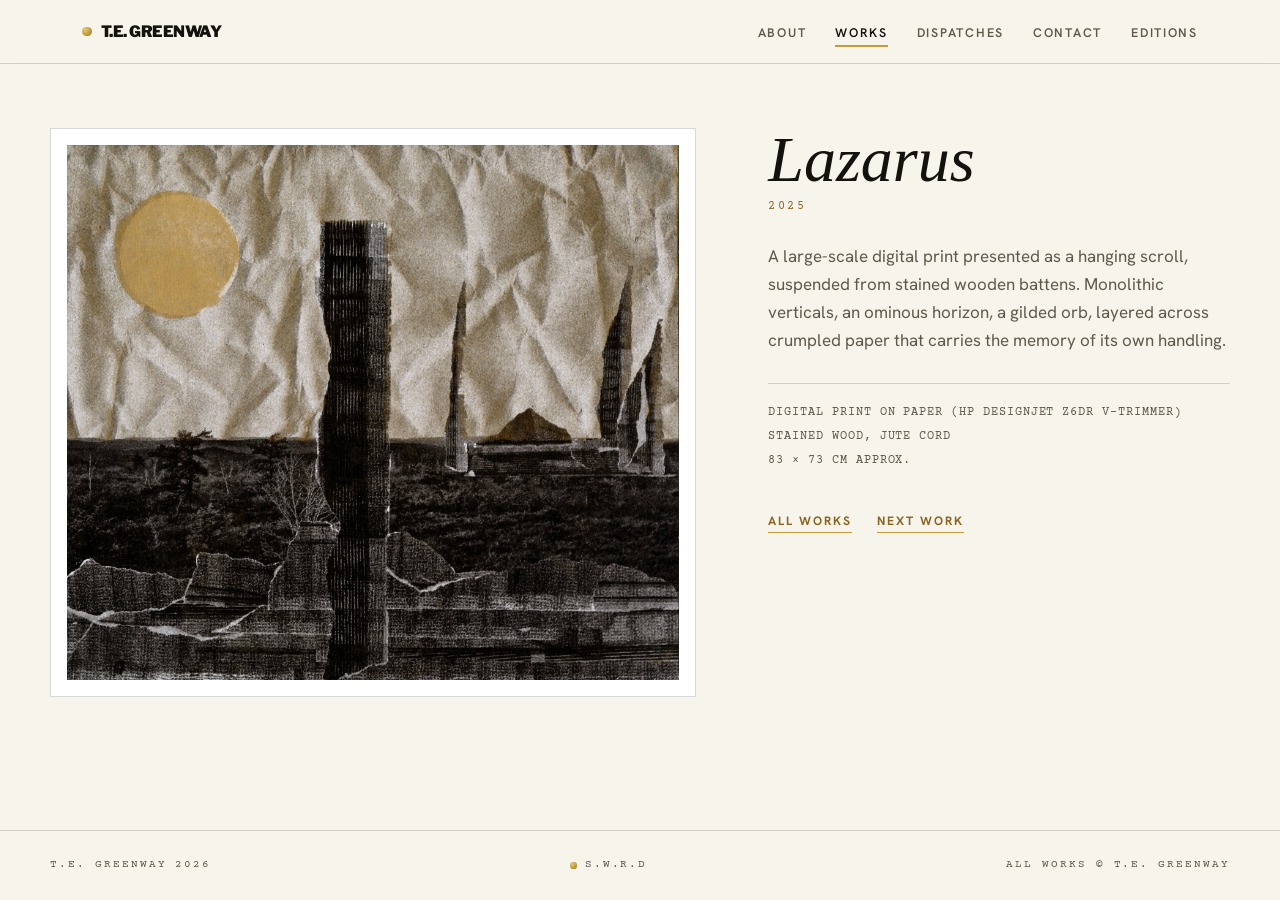
<file: lazarus.html>
<!DOCTYPE html>
<html lang="en">
<head>
<meta charset="UTF-8">
<meta name="viewport" content="width=device-width, initial-scale=1.0">
<title>Lazarus · T.E. Greenway</title>
<meta name="description" content="Lazarus, 2025. Large-scale digital print presented as a hanging scroll by T.E. Greenway.">
<link rel="icon" type="image/svg+xml" href="favicon.svg">
<link rel="preconnect" href="https://fonts.googleapis.com">
<link rel="preconnect" href="https://fonts.gstatic.com" crossorigin>
<link href="https://fonts.googleapis.com/css2?family=IM+Fell+English:ital@0;1&family=Libre+Franklin:wght@900&family=Hanken+Grotesk:wght@400;600;700&family=Courier+Prime&display=swap" rel="stylesheet">
<link rel="stylesheet" href="styles.css">
</head>
<body>

<a class="skip-link" href="#main">Skip to content</a>

<header class="site-head">
  <div class="nav-inner">
    <a href="index.html" class="logo"><span class="orb" aria-hidden="true"></span>T.E. Greenway</a>
    <nav aria-label="Main">
      <ul>
        <li><a href="about.html">About</a></li>
        <li><a href="works.html" aria-current="page">Works</a></li>
        <li><a href="dispatches.html">Dispatches</a></li>
        <li><a href="contact.html">Contact</a></li>
        <li><a href="https://tegreenway.sumupstore.com" target="_blank" rel="noopener">Editions</a></li>
      </ul>
    </nav>
  </div>
</header>

<main id="main">

<!-- =====================================================
     ARTWORK PAGE. To add a new work, duplicate this file,
     rename it, and edit the image (appears twice), title,
     year, description and metadata below. Then add a tile
     to works.html (and index.html if featuring it).
====================================================== -->

<div class="work-page">
  <div class="inner">
    <figure style="margin:0">
      <div class="work-image" id="work-image" role="button" tabindex="0" aria-label="View Lazarus full size">
        <img src="lazarus_archive_scan.jpg" alt="Lazarus, large-scale digital print presented as a hanging scroll">
      </div>
    </figure>
    <div>
      <h1 class="work-title">Lazarus</h1>
      <p class="work-year">2025</p>
      <p class="work-desc">A large-scale digital print presented as a hanging scroll, suspended from stained wooden battens. Monolithic verticals, an ominous horizon, a gilded orb, layered across crumpled paper that carries the memory of its own handling.</p>
      <div class="work-meta">
        Digital print on paper (HP DesignJet Z6dr V-Trimmer)<br>
        Stained wood, jute cord<br>
        83 × 73 cm approx.
      </div>
      <div class="work-nav">
        <a href="works.html">All works</a>
        <a href="ishtar.html">Next work</a>
      </div>
    </div>
  </div>
</div>

</main>

<footer>
  <div class="footer-inner">
    <p>T.E. Greenway 2026</p>
    <p class="footer-mark"><span class="orb" aria-hidden="true"></span>S.W.R.D</p>
    <p>All works © T.E. Greenway</p>
  </div>
</footer>

<div class="lightbox" id="lightbox" role="dialog" aria-modal="true" aria-label="Artwork viewer">
  <button class="lightbox-close" id="lightbox-close">Close ✕</button>
  <img id="lightbox-img" src="lazarus_archive_scan.jpg" alt="Lazarus, 2025">
  <p class="lightbox-caption">Lazarus, 2025</p>
</div>

<script>
  const lb = document.getElementById('lightbox');
  const trigger = document.getElementById('work-image');
  const closeBtn = document.getElementById('lightbox-close');
  let lastFocus = null;
  function openLb() { lb.classList.add('active'); document.body.style.overflow = 'hidden'; lastFocus = document.activeElement; closeBtn.focus(); }
  function closeLb() { lb.classList.remove('active'); document.body.style.overflow = ''; if (lastFocus) lastFocus.focus(); }
  trigger.addEventListener('click', openLb);
  trigger.addEventListener('keydown', e => { if (e.key === 'Enter' || e.key === ' ') { e.preventDefault(); openLb(); } });
  closeBtn.addEventListener('click', closeLb);
  lb.addEventListener('click', e => { if (e.target === lb) closeLb(); });
  document.addEventListener('keydown', e => { if (e.key === 'Escape' && lb.classList.contains('active')) closeLb(); });
</script>

</body>
</html>
</file>
<file: styles.css>
/* =====================================================
   T.E. GREENWAY, site styles
   Palette: paper / ink / gold leaf
   You shouldn't need to edit this file to update content.
   ===================================================== */

*, *::before, *::after { margin: 0; padding: 0; box-sizing: border-box; }

:root {
  --paper:      #F7F4EC;   /* off-white base */
  --paper-deep: #EFEBDF;   /* slightly deeper panel */
  --ink:        #14120D;   /* near-black text */
  --grey:       #5F594C;   /* secondary text (AA on paper) */
  --line:       rgba(20, 18, 13, 0.16);
  --gold:       #C29B3B;   /* gold leaf: large accents, rules, orb */
  --gold-deep:  #8A6420;   /* gold at small sizes, readable */
  --max:        1180px;

  /* Structural display face: real Franklin Gothic Heavy if the
     visitor has it, Libre Franklin 900 (its open revival) otherwise. */
  --display: 'Franklin Gothic Heavy', 'Libre Franklin', 'Hanken Grotesk', sans-serif;
  --track: -0.075em;       /* the -75 */
}

html { scroll-behavior: smooth; }

body {
  background: var(--paper);
  color: var(--ink);
  font-family: 'Hanken Grotesk', system-ui, sans-serif;
  font-size: 17px;
  line-height: 1.65;
  -webkit-font-smoothing: antialiased;
  min-height: 100vh;
  display: flex; flex-direction: column;
}
main { flex: 1; }

img { max-width: 100%; display: block; }

::selection { background: var(--gold); color: var(--ink); }

/* ---- Accessibility floor ---- */
:focus-visible { outline: 2px solid var(--gold-deep); outline-offset: 3px; }

.skip-link {
  position: absolute; left: 1rem; top: -3rem;
  background: var(--ink); color: var(--paper);
  padding: 0.5rem 1rem; font-size: 0.85rem; text-decoration: none;
  z-index: 200; transition: top 0.2s;
}
.skip-link:focus { top: 1rem; }

@media (prefers-reduced-motion: reduce) {
  html { scroll-behavior: auto; }
  *, *::before, *::after { transition: none !important; animation: none !important; }
}

/* ---- The orb (signature mark) ---- */
.orb {
  display: inline-block;
  width: 0.62em; height: 0.62em;
  border-radius: 50%;
  background: radial-gradient(circle at 32% 30%, #E5C879, var(--gold) 55%, #9A7526);
  flex: none;
}

/* ---- Nav ---- */
header.site-head {
  position: sticky; top: 0; z-index: 100;
  background: rgba(247, 244, 236, 0.92);
  backdrop-filter: blur(8px);
  border-bottom: 1px solid var(--line);
}
.nav-inner {
  max-width: var(--max); margin: 0 auto;
  padding: 1.1rem 2rem;
  display: flex; justify-content: space-between; align-items: center; gap: 1rem;
}
.logo {
  font-family: var(--display);
  font-weight: 900;
  font-size: 0.98rem; letter-spacing: -0.03em;
  text-transform: uppercase;
  color: var(--ink); text-decoration: none;
  display: flex; align-items: center; gap: 0.55rem;
}
nav ul { list-style: none; display: flex; gap: 1.8rem; flex-wrap: wrap; }
nav a {
  font-size: 0.78rem; font-weight: 600;
  letter-spacing: 0.14em; text-transform: uppercase;
  color: var(--grey); text-decoration: none;
  padding: 0.2rem 0;
  border-bottom: 2px solid transparent;
  transition: color 0.2s, border-color 0.2s;
}
nav a:hover { color: var(--ink); }
nav a[aria-current="page"] { color: var(--ink); border-bottom-color: var(--gold); }

/* ---- Shared scaffolding ---- */
section { padding: 4.5rem 2rem; }
.inner { max-width: var(--max); margin: 0 auto; }

.section-label {
  display: flex; align-items: center; gap: 0.7rem;
  font-size: 0.72rem; font-weight: 700;
  letter-spacing: 0.28em; text-transform: uppercase;
  color: var(--gold-deep);
  margin-bottom: 2.4rem;
}

.page-head { padding: 5.5rem 2rem 3rem; }
.page-title {
  font-family: var(--display);
  font-weight: 900;
  text-transform: uppercase;
  letter-spacing: var(--track);
  font-size: clamp(2.6rem, 6vw, 4.6rem);
  line-height: 0.94;
}
.page-intro { margin-top: 1.1rem; color: var(--grey); max-width: 52ch; }
.page-actions { margin-top: 1.8rem; }

/* ---- Landing ---- */
#landing-hero { padding: 4.5rem 2rem 3rem; }
.hero-name {
  font-family: var(--display);
  font-weight: 900;
  text-transform: uppercase;
  font-size: clamp(2.4rem, 6.5vw, 5rem);
  line-height: 0.94;
  letter-spacing: var(--track);
}
.hero-name .orb { width: 0.4em; height: 0.4em; margin-left: 0.08em; }
.hero-line {
  margin-top: 1.2rem;
  color: var(--grey);
  font-size: clamp(1rem, 2vw, 1.2rem);
}
.landing-works { padding-top: 1.5rem; }
.hero-statement {
  margin-top: 1.4rem;
  font-family: 'IM Fell English', serif;
  font-style: italic;
  font-size: clamp(1.1rem, 2vw, 1.35rem);
  line-height: 1.4;
  max-width: 34ch;
}
.hero-meta {
  margin-top: 1.8rem;
  display: flex; gap: 2.2rem; flex-wrap: wrap;
  font-family: 'Courier Prime', monospace;
  font-size: 0.72rem; letter-spacing: 0.16em; text-transform: uppercase;
  color: var(--grey);
}

/* ---- Work tiles (landing + works page) ---- */
.tile-grid {
  display: grid;
  grid-template-columns: repeat(auto-fit, minmax(280px, 1fr));
  gap: 2.5rem;
}
.tile { text-decoration: none; color: var(--ink); display: block; }
.tile-image {
  display: block;            /* spans are inline by default; without this the padding breaks apart */
  background: #fff;
  border: 1px solid var(--line);
  padding: 0.8rem;
  transition: border-color 0.2s;
}
.tile:hover .tile-image { border-color: var(--gold); }
.tile-image img {
  width: 100%;
  aspect-ratio: 4 / 3;       /* uniform tiles; the full uncropped image lives on the artwork page */
  object-fit: cover;
}
.tile-caption {
  display: flex; justify-content: space-between; align-items: baseline; gap: 1rem;
  margin-top: 0.9rem;
}
.tile-title {
  font-family: 'IM Fell English', serif;
  font-style: italic;
  font-size: 1.25rem;
}
.tile-year {
  font-family: 'Courier Prime', monospace;
  font-size: 0.7rem; letter-spacing: 0.18em;
  color: var(--gold-deep);
}

/* ---- Landing dispatches strip ---- */
.landing-strip-wrap { border-top: 1px solid var(--line); padding: 2.4rem 2rem; }
.landing-strip {
  display: flex; justify-content: space-between; align-items: center;
  gap: 2rem; flex-wrap: wrap;
}
.landing-strip p:first-child { color: var(--grey); max-width: 46ch; }

/* ---- Single artwork page ---- */
.work-page { padding: 4rem 2rem 5rem; }
.work-page .inner {
  display: grid; grid-template-columns: 7fr 5fr;
  gap: 4.5rem; align-items: start;
}
.work-image {
  background: #fff;
  border: 1px solid var(--line);
  padding: 1rem;             /* mounted like a print */
  cursor: zoom-in;
}
.work-image img { width: 100%; height: auto; transition: opacity 0.3s; }
.work-image:hover img { opacity: 0.92; }

.work-title {
  font-family: 'IM Fell English', serif;
  font-style: italic; font-weight: 400;
  font-size: clamp(2.6rem, 5vw, 4rem);
  line-height: 1;
  margin-bottom: 0.3rem;
}
.work-year {
  font-family: 'Courier Prime', monospace;
  font-size: 0.72rem; letter-spacing: 0.22em; text-transform: uppercase;
  color: var(--gold-deep); margin-bottom: 1.6rem;
}
.work-desc { color: var(--grey); max-width: 46ch; }

/* archive / wall-label metadata */
.work-meta {
  margin-top: 1.8rem;
  font-family: 'Courier Prime', monospace;
  font-size: 0.74rem; line-height: 2;
  letter-spacing: 0.08em; text-transform: uppercase;
  color: var(--grey);
  border-top: 1px solid var(--line);
  padding-top: 1.1rem;
}

.work-nav {
  margin-top: 2.4rem;
  display: flex; gap: 1.6rem; flex-wrap: wrap;
}
.work-nav a {
  font-size: 0.76rem; font-weight: 700;
  letter-spacing: 0.16em; text-transform: uppercase;
  color: var(--gold-deep); text-decoration: none;
  border-bottom: 1px solid var(--gold);
  padding-bottom: 0.1rem;
}
.work-nav a:hover { color: var(--ink); border-color: var(--ink); }

/* ---- Lightbox ---- */
.lightbox {
  display: none; position: fixed; inset: 0;
  background: rgba(20, 18, 13, 0.94);
  z-index: 500;
  align-items: center; justify-content: center;
  flex-direction: column; gap: 1.2rem;
  padding: 2rem;
}
.lightbox.active { display: flex; }
.lightbox img { max-width: 92vw; max-height: 82vh; object-fit: contain; }
.lightbox-caption {
  font-family: 'Courier Prime', monospace;
  font-size: 0.72rem; letter-spacing: 0.2em; text-transform: uppercase;
  color: var(--paper);
}
.lightbox-close {
  position: absolute; top: 1.4rem; right: 1.6rem;
  background: none; border: 1px solid rgba(247,244,236,0.4);
  color: var(--paper);
  font-family: 'Courier Prime', monospace;
  font-size: 0.72rem; letter-spacing: 0.2em; text-transform: uppercase;
  padding: 0.55rem 1rem; cursor: pointer;
  transition: border-color 0.2s;
}
.lightbox-close:hover, .lightbox-close:focus-visible { border-color: var(--paper); }

/* ---- About page ---- */
.about-statement {
  font-family: 'IM Fell English', serif;
  font-style: italic;
  font-size: clamp(1.5rem, 2.6vw, 2.1rem);
  line-height: 1.35;
  margin-bottom: 1.6rem;
  max-width: 26ch;
}
.about-grid { display: grid; grid-template-columns: 7fr 5fr; gap: 5rem; align-items: start; }
.about-body p { color: var(--grey); max-width: 54ch; }
.about-body p + p { margin-top: 1rem; }

.exhibitions h2 {
  font-size: 0.72rem; font-weight: 700;
  letter-spacing: 0.28em; text-transform: uppercase;
  color: var(--gold-deep); margin-bottom: 0.8rem;
}
.exhibitions ul { list-style: none; }
.exhibitions li {
  padding: 0.7rem 0;
  border-bottom: 1px solid var(--line);
  font-size: 0.94rem; line-height: 1.5;
}
.exhibitions li strong { font-weight: 600; }
.exhibitions li span { color: var(--grey); }

/* ---- Buttons ---- */
.btn {
  display: inline-block;
  font-size: 0.78rem; font-weight: 700;
  letter-spacing: 0.16em; text-transform: uppercase;
  text-decoration: none;
  padding: 0.95rem 2rem;
  border: 1px solid var(--ink);
  color: var(--ink);
  transition: background 0.2s, color 0.2s;
}
.btn:hover { background: var(--ink); color: var(--paper); }
.btn.gold { border-color: var(--gold-deep); color: var(--gold-deep); }
.btn.gold:hover { background: var(--gold-deep); color: var(--paper); }
.btn + .btn { margin-left: 0.8rem; }

/* ---- Contact page ---- */
.contact-heading {
  font-family: var(--display);
  font-weight: 900;
  text-transform: uppercase;
  letter-spacing: var(--track);
  font-size: clamp(2.6rem, 6vw, 4.6rem);
  line-height: 0.92;
}
.contact-heading em { color: var(--gold-deep); font-style: normal; }
#contact-page .inner { display: grid; grid-template-columns: 1fr 1fr; gap: 5rem; align-items: center; }
.contact-links { display: flex; flex-direction: column; }
.contact-link {
  display: flex; align-items: baseline; gap: 1.6rem;
  padding: 1.1rem 0;
  border-bottom: 1px solid var(--line);
  text-decoration: none; color: var(--ink);
  font-size: 0.92rem;
  transition: color 0.2s;
}
.contact-link:hover { color: var(--gold-deep); }
.contact-link .label {
  font-family: 'Courier Prime', monospace;
  font-size: 0.7rem; letter-spacing: 0.2em; text-transform: uppercase;
  color: var(--gold-deep); min-width: 6.5rem;
}

/* ---- Dispatches page ---- */
#posts { padding-top: 1rem; }
.posts-status {
  font-family: 'Courier Prime', monospace;
  font-size: 0.78rem; letter-spacing: 0.14em; text-transform: uppercase;
  color: var(--grey);
}
.post-list { list-style: none; }
.post {
  display: grid; grid-template-columns: 9rem 1fr;
  gap: 2.5rem; align-items: baseline;
  padding: 1.8rem 0;
  border-bottom: 1px solid var(--line);
}
.post-date {
  font-family: 'Courier Prime', monospace;
  font-size: 0.72rem; letter-spacing: 0.14em; text-transform: uppercase;
  color: var(--gold-deep);
}
.post-title-link {
  font-family: 'IM Fell English', serif;
  font-size: clamp(1.4rem, 2.4vw, 1.8rem);
  line-height: 1.2;
  color: var(--ink); text-decoration: none;
}
.post-title-link:hover { color: var(--gold-deep); }
.post-snippet { margin-top: 0.5rem; color: var(--grey); max-width: 62ch; }
.post-read {
  display: inline-block; margin-top: 0.7rem;
  font-size: 0.74rem; font-weight: 700;
  letter-spacing: 0.16em; text-transform: uppercase;
  color: var(--gold-deep); text-decoration: none;
  border-bottom: 1px solid var(--gold);
}

/* ---- Footer ---- */
footer {
  border-top: 1px solid var(--line);
  padding: 1.6rem 2rem;
}
.footer-inner {
  max-width: var(--max); margin: 0 auto;
  display: flex; justify-content: space-between; align-items: center; gap: 1rem; flex-wrap: wrap;
  font-family: 'Courier Prime', monospace;
  font-size: 0.68rem; letter-spacing: 0.18em; text-transform: uppercase;
  color: var(--grey);
}
.footer-mark { display: flex; align-items: center; gap: 0.5rem; }

/* ---- Mobile ---- */
@media (max-width: 820px) {
  section { padding: 3.5rem 1.4rem; }
  #landing-hero { padding: 3.5rem 1.4rem 2.5rem; }
  .page-head { padding: 4rem 1.4rem 2.4rem; }
  .nav-inner { padding: 1rem 1.4rem; flex-direction: column; align-items: flex-start; gap: 0.7rem; }
  nav ul { gap: 1.2rem; }
  .work-page .inner,
  .about-grid,
  #contact-page .inner { grid-template-columns: 1fr; gap: 2.4rem; }
  .post { grid-template-columns: 1fr; gap: 0.4rem; }
}
</file>
